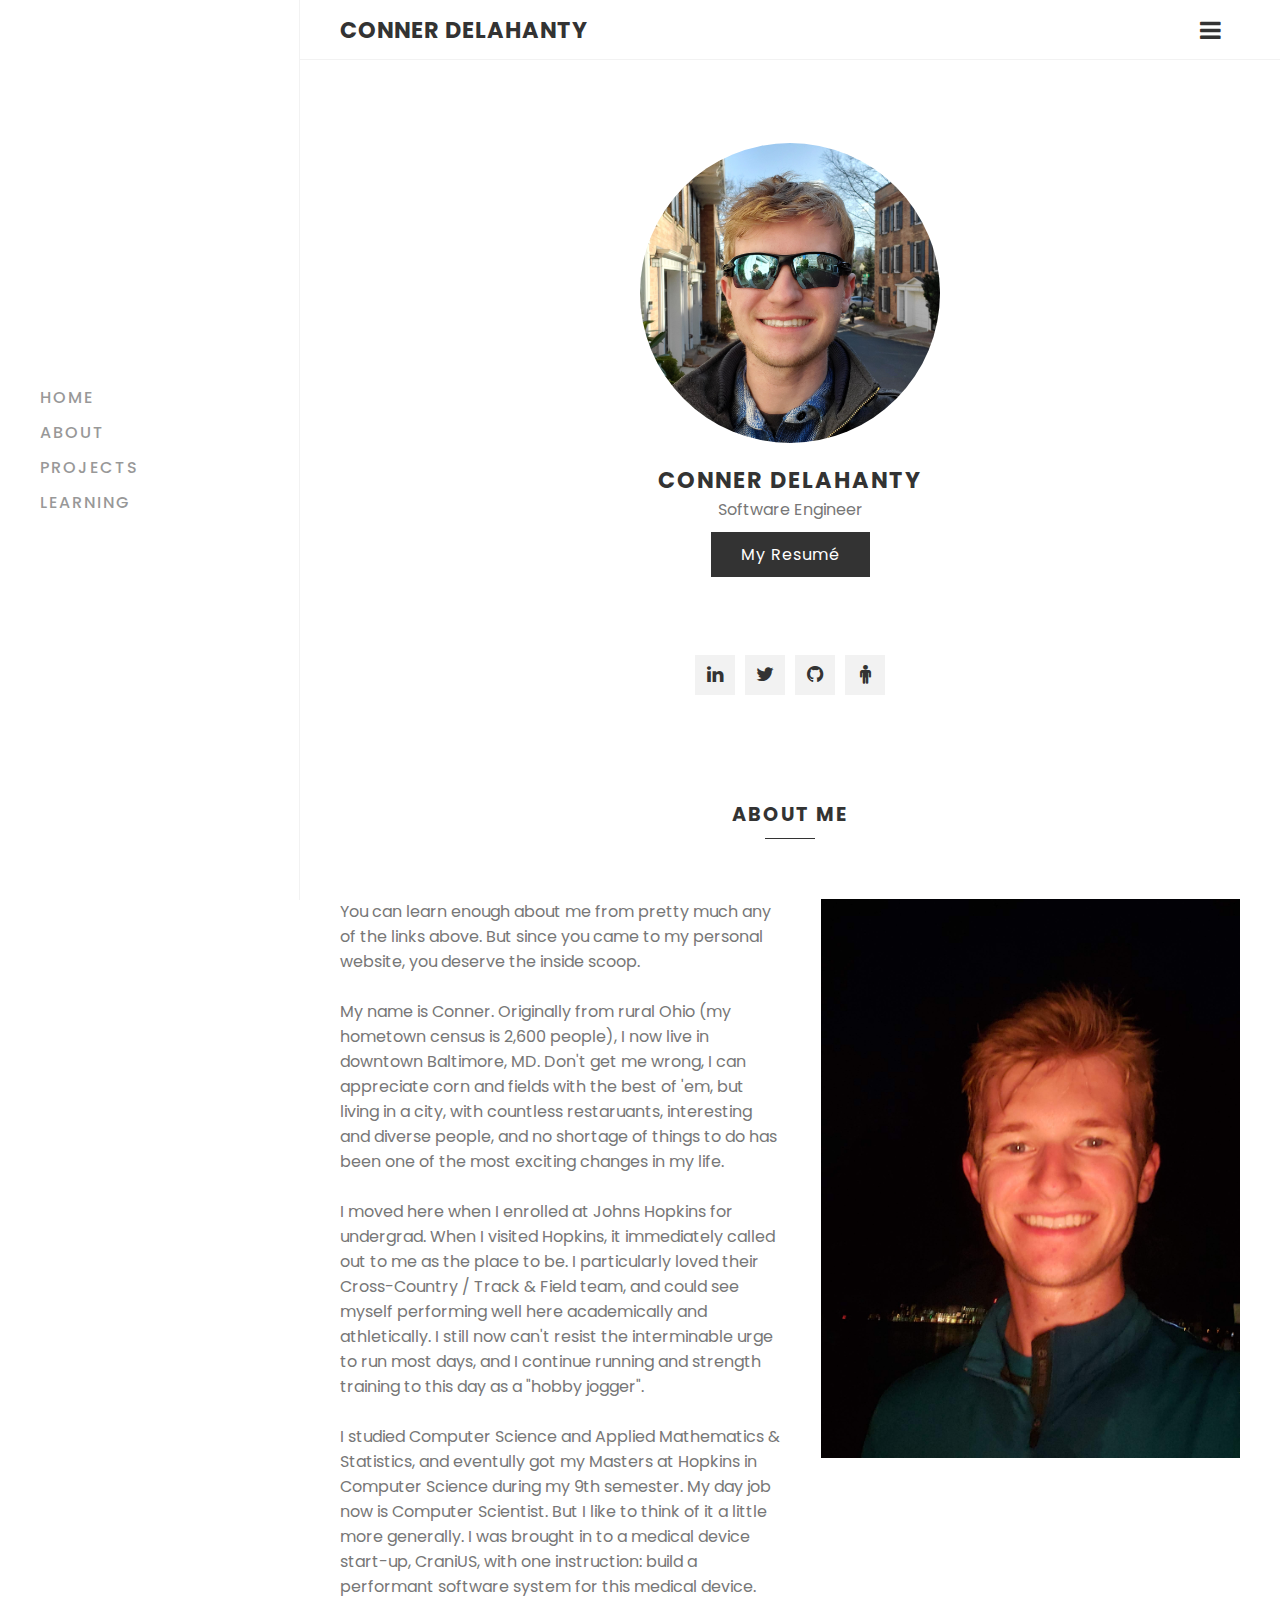
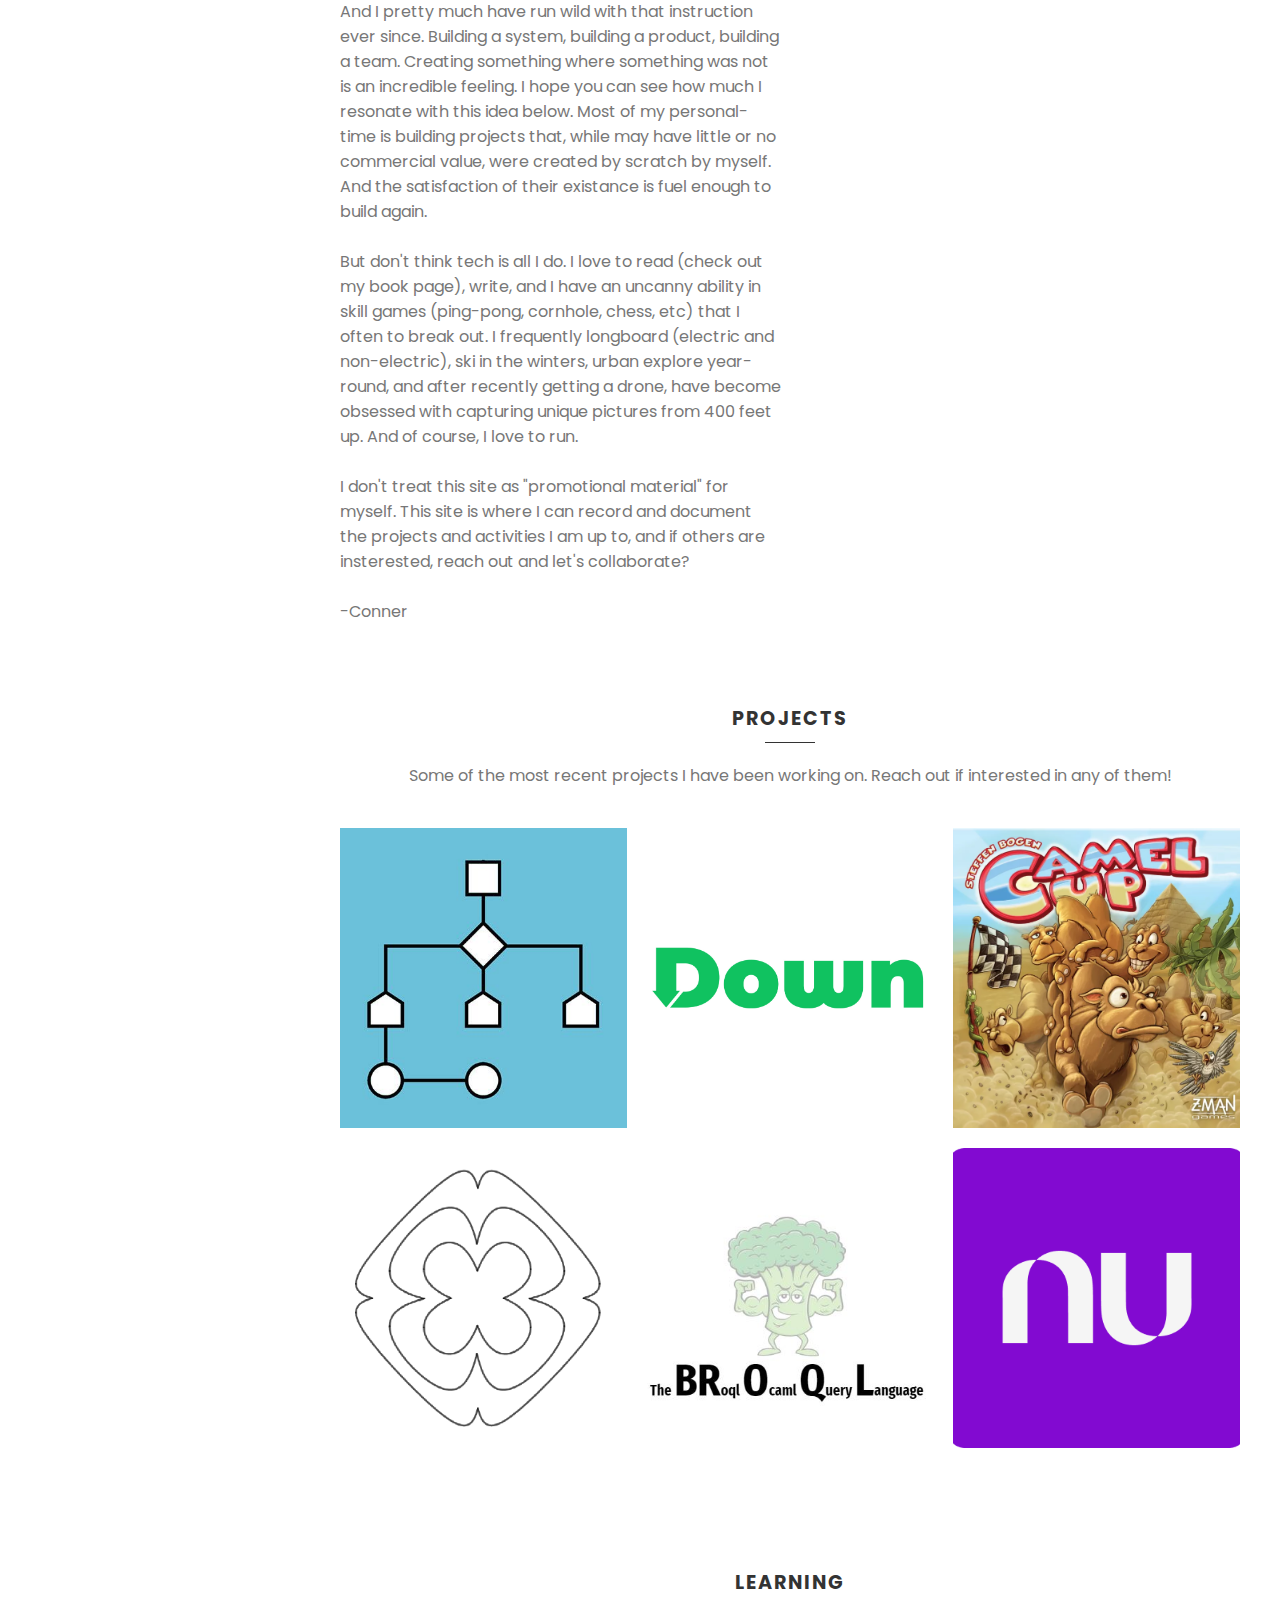
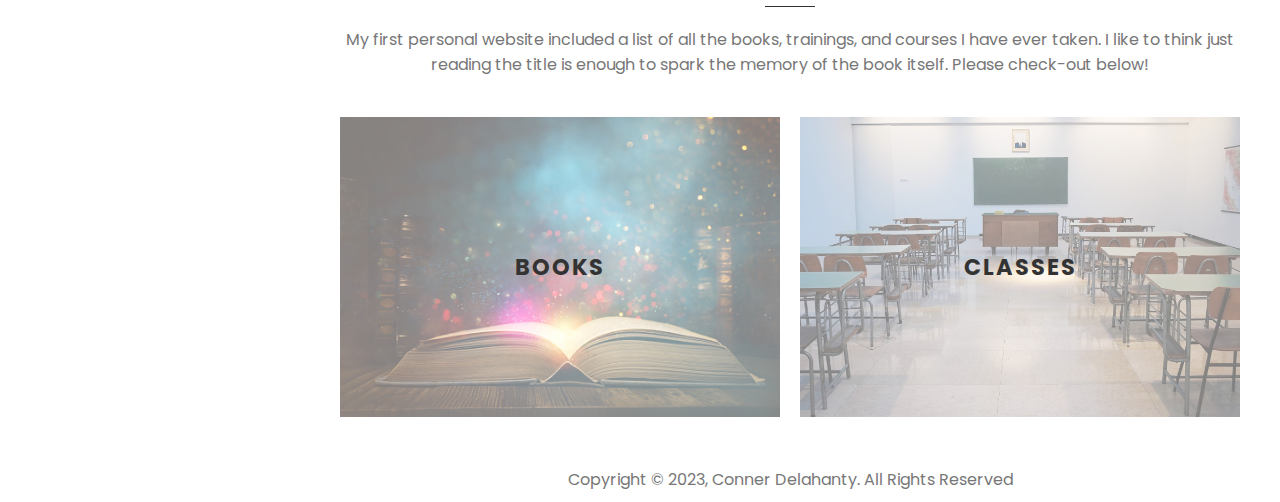
<file: index.html>
<!DOCTYPE html>
<html>

<head>
    <meta name="viewport" content="width=device-width, initial-scale=1.0">
    <title>Conner Delahanty</title>
    <link rel="stylesheet" href="https://cdnjs.cloudflare.com/ajax/libs/font-awesome/4.7.0/css/font-awesome.css"
        integrity="sha512-5A8nwdMOWrSz20fDsjczgUidUBR8liPYU+WymTZP1lmY9G6Oc7HlZv156XqnsgNUzTyMefFTcsFH/tnJE/+xBg=="
        crossorigin="anonymous" referrerpolicy="no-referrer" />
    <link rel="stylesheet" type="text/css" href="style.css">
</head>

<body>
    <div class="container">
        <div class="navigation">
            <ul>
                <li><a href="#banner" onclick="toggleMenu();">Home</a></li>
                <li><a href="#about" onclick="toggleMenu();">About</a></li>
                <li><a href="#projects" onclick="toggleMenu();">Projects</a></li>
                <li><a href="#learning" onclick="toggleMenu();">Learning</a></li>
            </ul>
        </div>
        <div class="main">
            <div class="topbar">
                <a href="#" class="logo">Conner Delahanty</a>
                <div class="toggle">
                    <i class="fa fa-bars" aria-hidden="true"></i>
                </div>
            </div>
            <!-- Banner -->
            <section class="full banner" id="banner">
                <div class="content">
                    <div class="imgBx">
                        <img src="imgs/conner.jpg">
                    </div>
                    <h3>Conner Delahanty</h3>
                    <p>Software Engineer</p>
                    <a href="./files/resume.pdf" class="btn">My Resumé</a>
                    <ul class="socialMedia">
                        <li class="tooltip"><a target="_blank" href="https://www.linkedin.com/in/conner-d-83a192bb/"><i
                                    class="fa fa-linkedin" aria-hidden="true"><span
                                        class="tooltiptext">LinkedIn</span></i></a></li>
                        <li class="tooltip"><a target="_blank" href="https://twitter.com/cldelahan"><i
                                    class="fa fa-twitter" aria-hidden="true"><span
                                        class="tooltiptext">Twitter</span></i></a></li>
                        <li class="tooltip"><a target="_blank" href="https://github.com/cldelahan"><i
                                    class="fa fa-github" aria-hidden="true"><span
                                        class="tooltiptext">GitHub</span></i></a></li>
                        <li class="tooltip"><a target="_blank"
                                href="https://www.running2win.com/community/public-log.asp?m=cldelahan&k=7657"><i
                                    class="fa fa-male" aria-hidden="true"><span
                                        class="tooltiptext">Running2Win</span></i></a></li>
                    </ul>
                </div>
            </section>
            <!-- About -->
            <section class="full about adjust" id="about">
                <div class="title">
                    <h2>About Me</h2>
                </div>
                <div class="content">
                    <div class="textBox">
                        <p>You can learn enough about me from pretty much any of the links above. But since you
                            came to my personal website, you deserve the inside scoop. <br><br>
                            My name is Conner.
                            <!-- originally from rural Ohio, which gives me an uncanny ability to play skill games such as
                            cornhole, and an appreciation for nature and space. -->
                            Originally from rural Ohio (my hometown census is 2,600 people), I now live in downtown
                            Baltimore, MD. Don't get me wrong, I can appreciate corn and fields with the best of 'em,
                            but living
                            in a city, with countless restaruants, interesting and diverse people, and no shortage
                            of things to do has been one of the most exciting changes in my life. <br><br>

                            I moved here when I enrolled at Johns Hopkins for undergrad. When I visited Hopkins, it
                            immediately called out to me as the place to be. I particularly loved
                            their Cross-Country / Track & Field team, and could see myself performing well here
                            academically and athletically. I still now can't resist the interminable
                            urge to run most days, and I continue running and strength training to this day
                            as a "hobby jogger". <br><br>

                            I studied Computer Science and Applied Mathematics & Statistics, and eventully got my
                            Masters at Hopkins in Computer Science during my 9th semester.
                            My day job now is Computer Scientist. But I like to think of it a little
                            more generally. I was brought in to a medical device start-up, CraniUS, with one
                            instruction: build a performant software system for this medical device. And I pretty much
                            have run wild with that instruction ever since.
                            Building a system, building a product, building a team. Creating something where something
                            was not is an incredible feeling. I hope you can see how much I resonate with this
                            idea below.
                            Most of my personal-time is building projects that, while may have little or no commercial
                            value, were created by scratch by myself. And the satisfaction of their existance is fuel
                            enough to build again. <br><br>

                            But don't think tech is all I do. I love to read (check out my book page), write, and
                            I have an uncanny ability in skill games (ping-pong, cornhole, chess, etc) that I often to
                            break out. I frequently longboard (electric and non-electric), ski in the winters,
                            urban explore year-round, and after recently getting a drone, have become obsessed with
                            capturing unique pictures from 400 feet up. And of course, I love to run.<br><br>

                            I don't treat this site as "promotional material" for myself. This site is where I can
                            record and document the projects and activities I am up to, and if others are insterested,
                            reach out and let's collaborate? <br><br>

                            -Conner
                        </p>
                    </div>
                    <div class="imgBx">
                        <img src="imgs/conner-run.jpg">
                    </div>
                </div>
            </section>
            <!-- Projects -->
            <section class="full project adjust" id="projects">
                <div class="title">
                    <h2>Projects</h2>
                    <p>Some of the most recent projects I have been working on. Reach out if interested in any of them!
                    </p>
                </div>
                <div class="content">
                    <!-- Algorithms Package -->
                    <a href="https://github.com/cldelahan/algorithms">
                        <div class="workBx">
                            <div class="imgBx">
                                <img src="imgs/algorithm.jpg">
                            </div>
                            <div class="textBx">
                                <h3>Algorithms</h3>
                            </div>
                        </div>
                    </a>
                    <!-- Down -->
                    <a href="https://github.com/jhu-cs-uima-sp19/Down/">
                        <div class="workBx">
                            <div class="imgBx">
                                <img src="imgs/down.jpg">
                            </div>
                            <div class="textBx">
                                <h3>Down</h3>
                            </div>
                        </div>
                    </a>
                    <!-- Camel Up Simulator -->
                    <a href="https://github.com/cldelahan/camel-cup">
                        <div class="workBx">
                            <div class="imgBx">
                                <img src="imgs/camel-up.png">
                            </div>
                            <div class="textBx">
                                <h3>Camel Up Simulator</h3>
                            </div>
                        </div>
                    </a>
                    <!-- Pedestrian Distances -->
                    <a href="files/extrapolationsofparkinsonslaw.pdf">
                        <div class="workBx">
                            <div class="imgBx">
                                <img src="imgs/pedestrian-circles.png">
                            </div>
                            <div class="textBx">
                                <h3>Pedestrian Distances</h3>
                            </div>
                        </div>
                    </a>
                    <!-- BROQL -->
                    <a href="https://github.com/cldelahan/fpse_project">
                        <div class="workBx">
                            <div class="imgBx">
                                <img src="imgs/broql.jpg">
                            </div>
                            <div class="textBx">
                                <h3>BROQL</h3>
                            </div>
                        </div>
                    </a>
                    <!-- Nu+ -->
                    <a href="https://github.com/cldelahan/nu_mais_mobile">
                        <div class="workBx">
                            <div class="imgBx">
                                <img src="imgs/nubank.png">
                            </div>
                            <div class="textBx">
                                <h3>Nu+</h3>
                            </div>
                        </div>
                    </a>
                </div>
            </section>
            <!-- Books -->
            <section class="learning adjust" id="learning">
                <div class="title">
                    <h2>Learning</h2>
                    <p>My first personal website included a list of all the books,
                        trainings, and courses I have ever taken. I like to think just
                        reading the title is enough to spark the memory of the book itself.
                        Please check-out below!
                    </p>
                </div>

                <div class="content">
                    <!-- Books -->
                    <a href="books.html">
                        <div class="learningBx">
                            <div class="imgBx">
                                <img src="imgs/book.jpg">
                            </div>
                            <div class="textBx">
                                <h3>Books</h3>
                            </div>
                        </div>
                    </a>

                    <!-- Classes -->
                    <a href="classes.html">
                        <div class="learningBx">
                            <div class="imgBx">
                                <img src="imgs/classes.jpg">
                            </div>
                            <div class="textBx">
                                <h3>Classes</h3>
                            </div>
                        </div>
                    </a>

                </div>
            </section>

            <!-- Copyright -->
            <div class="copyright">
                <p>Copyright © 2023, Conner Delahanty. All Rights Reserved</p>
            </div>
        </div>
    </div>
    <script>
        let toggle = document.querySelector('.toggle');
        let topbar = document.querySelector('.topbar');
        let navigation = document.querySelector('.navigation');
        let main = document.querySelector('.main');
        toggle.onclick = function () {
            toggle.classList.toggle('active');
            topbar.classList.toggle('active');
            navigation.classList.toggle('active');
            main.classList.toggle('active');
        }

        function toggleMenu() {
            let navigation = document.querySelector('.navigation');
            let main = document.querySelector('.main');
            navigation.classList.remove('active')
            main.classList.remove('active')
        }
    </script>
</body>

</html>
</file>
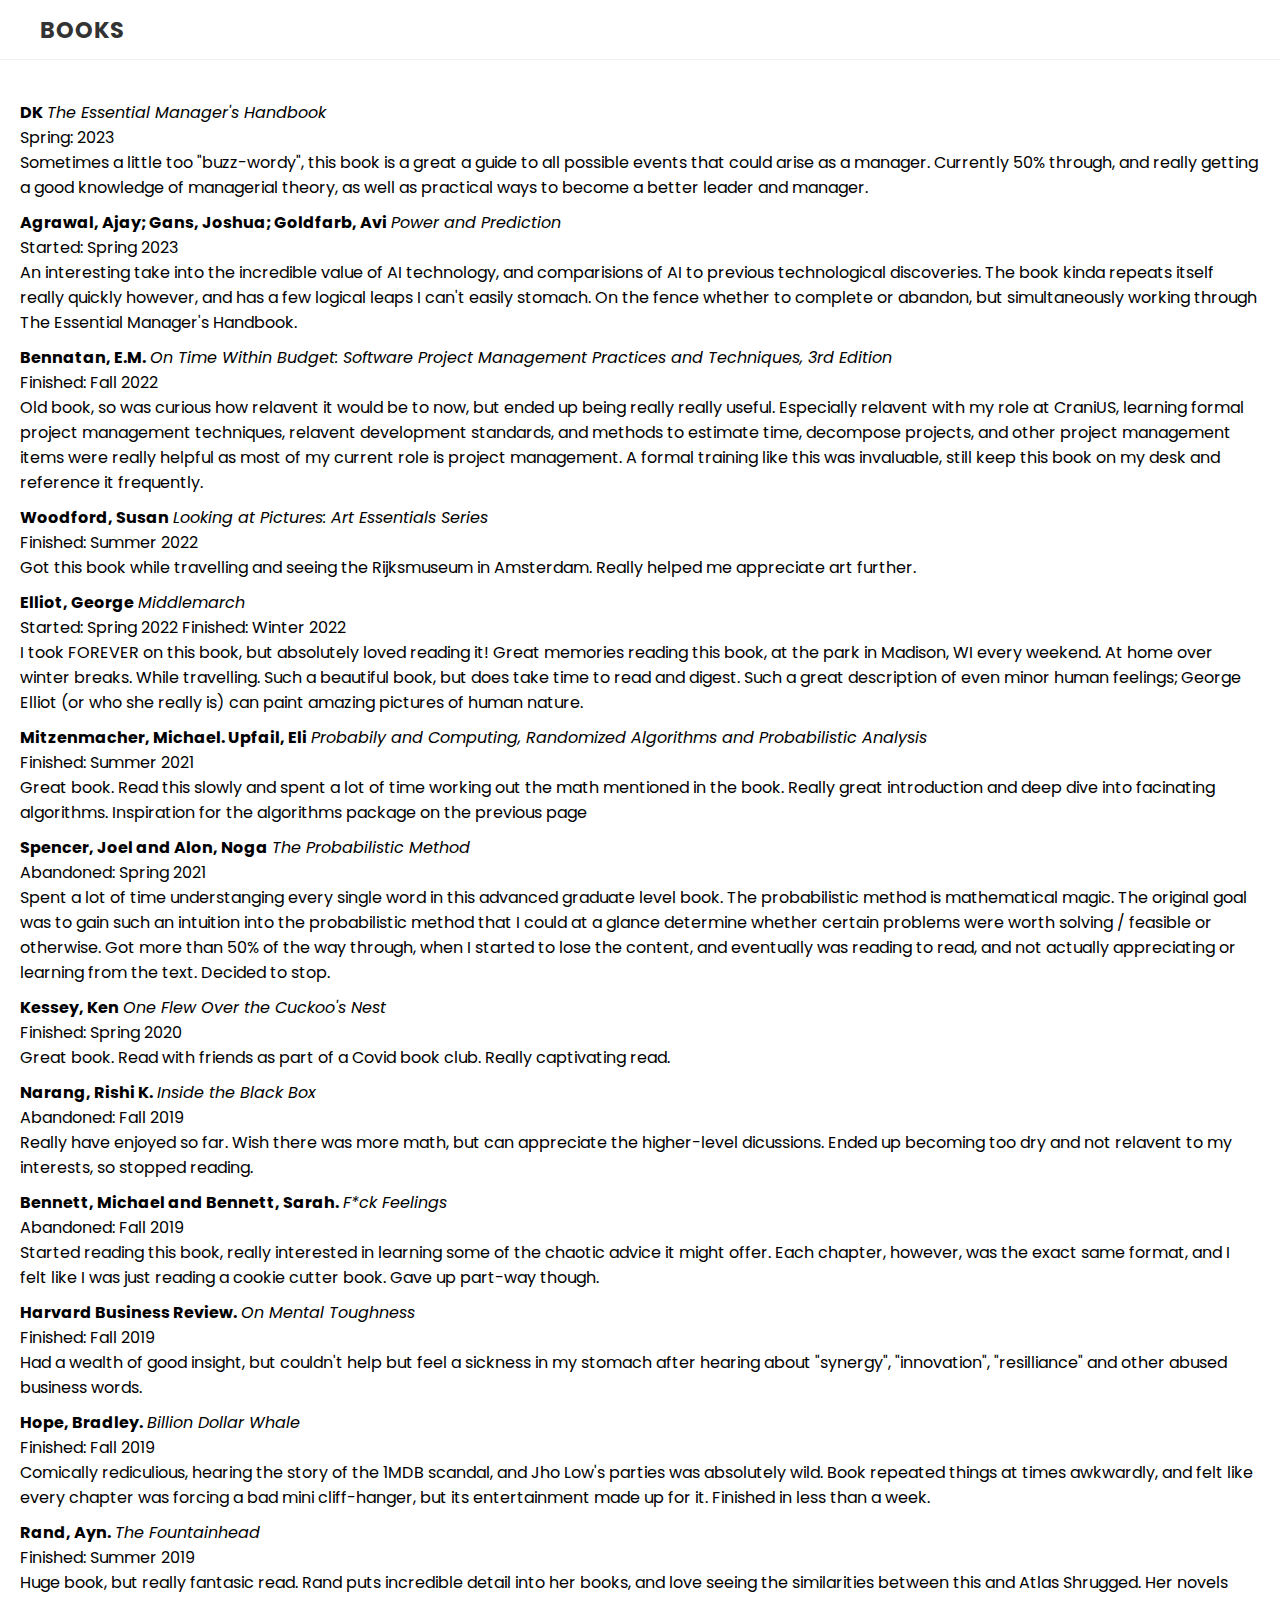
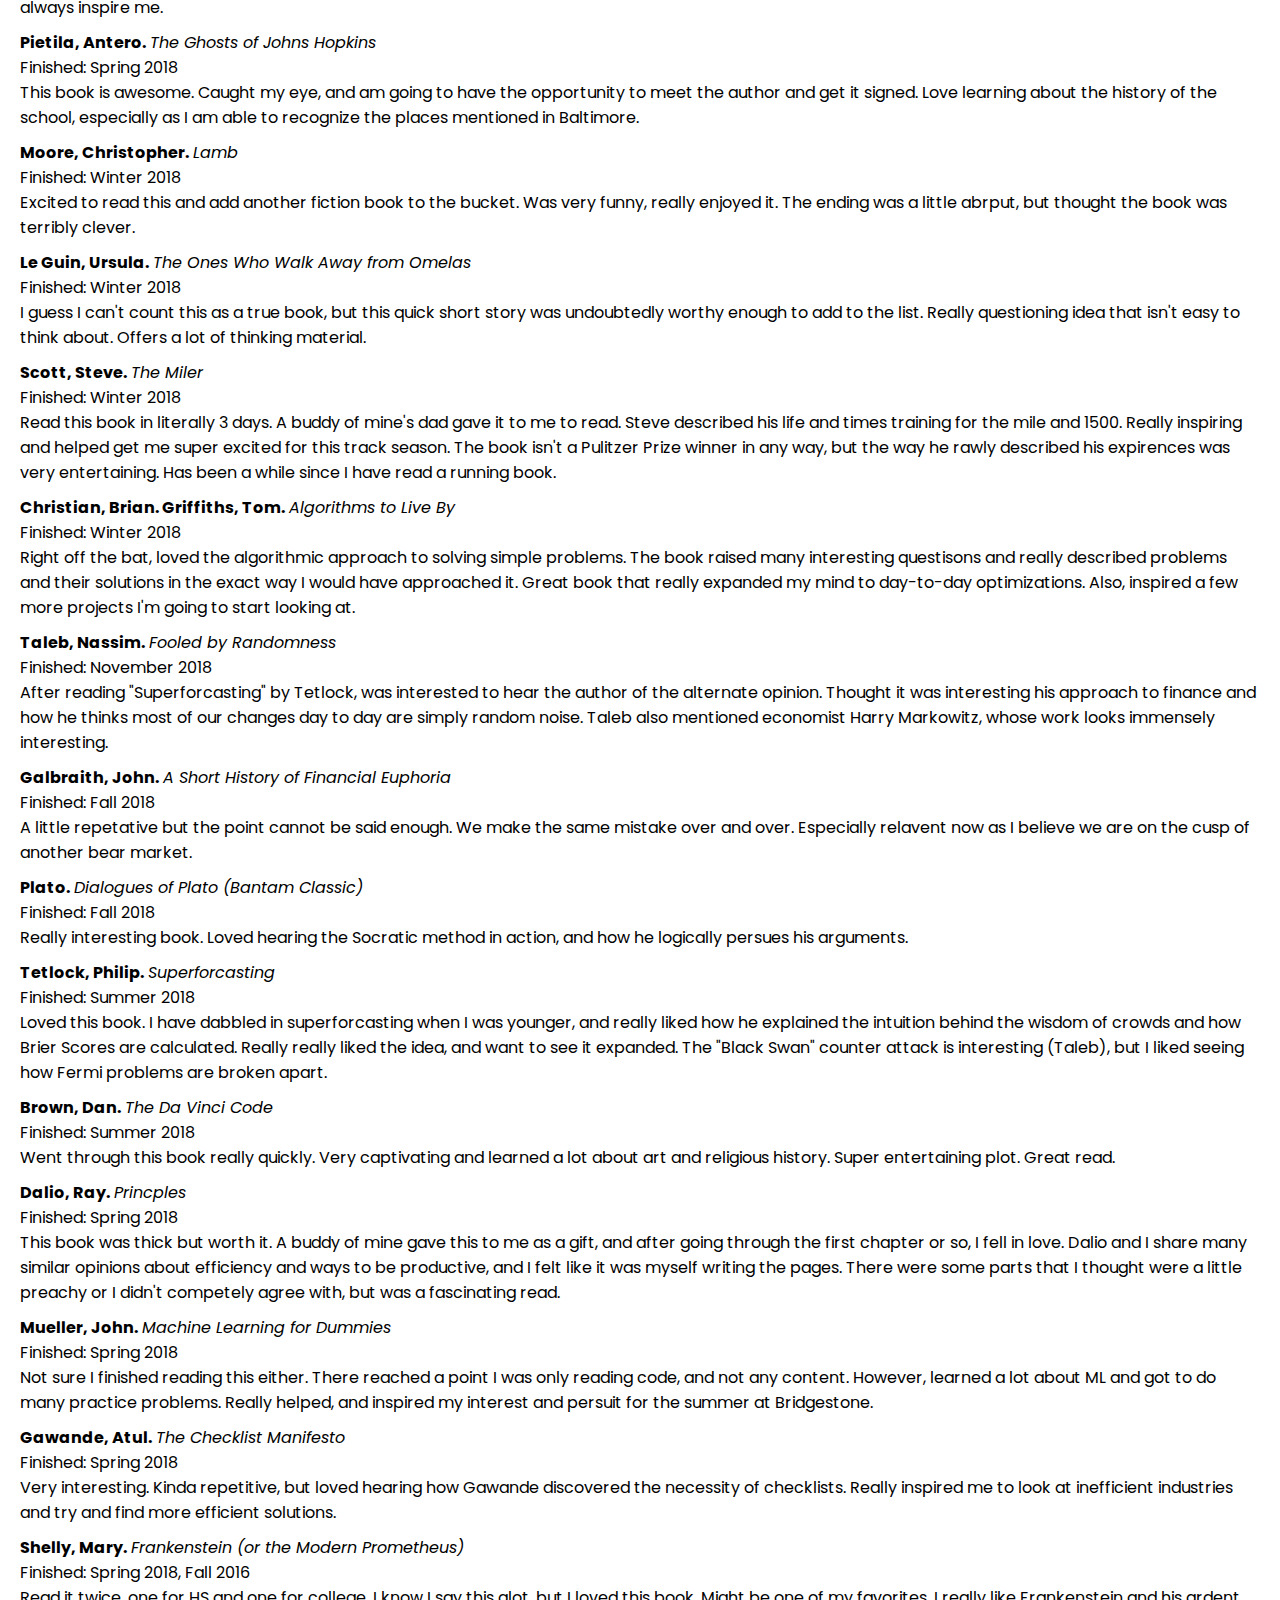
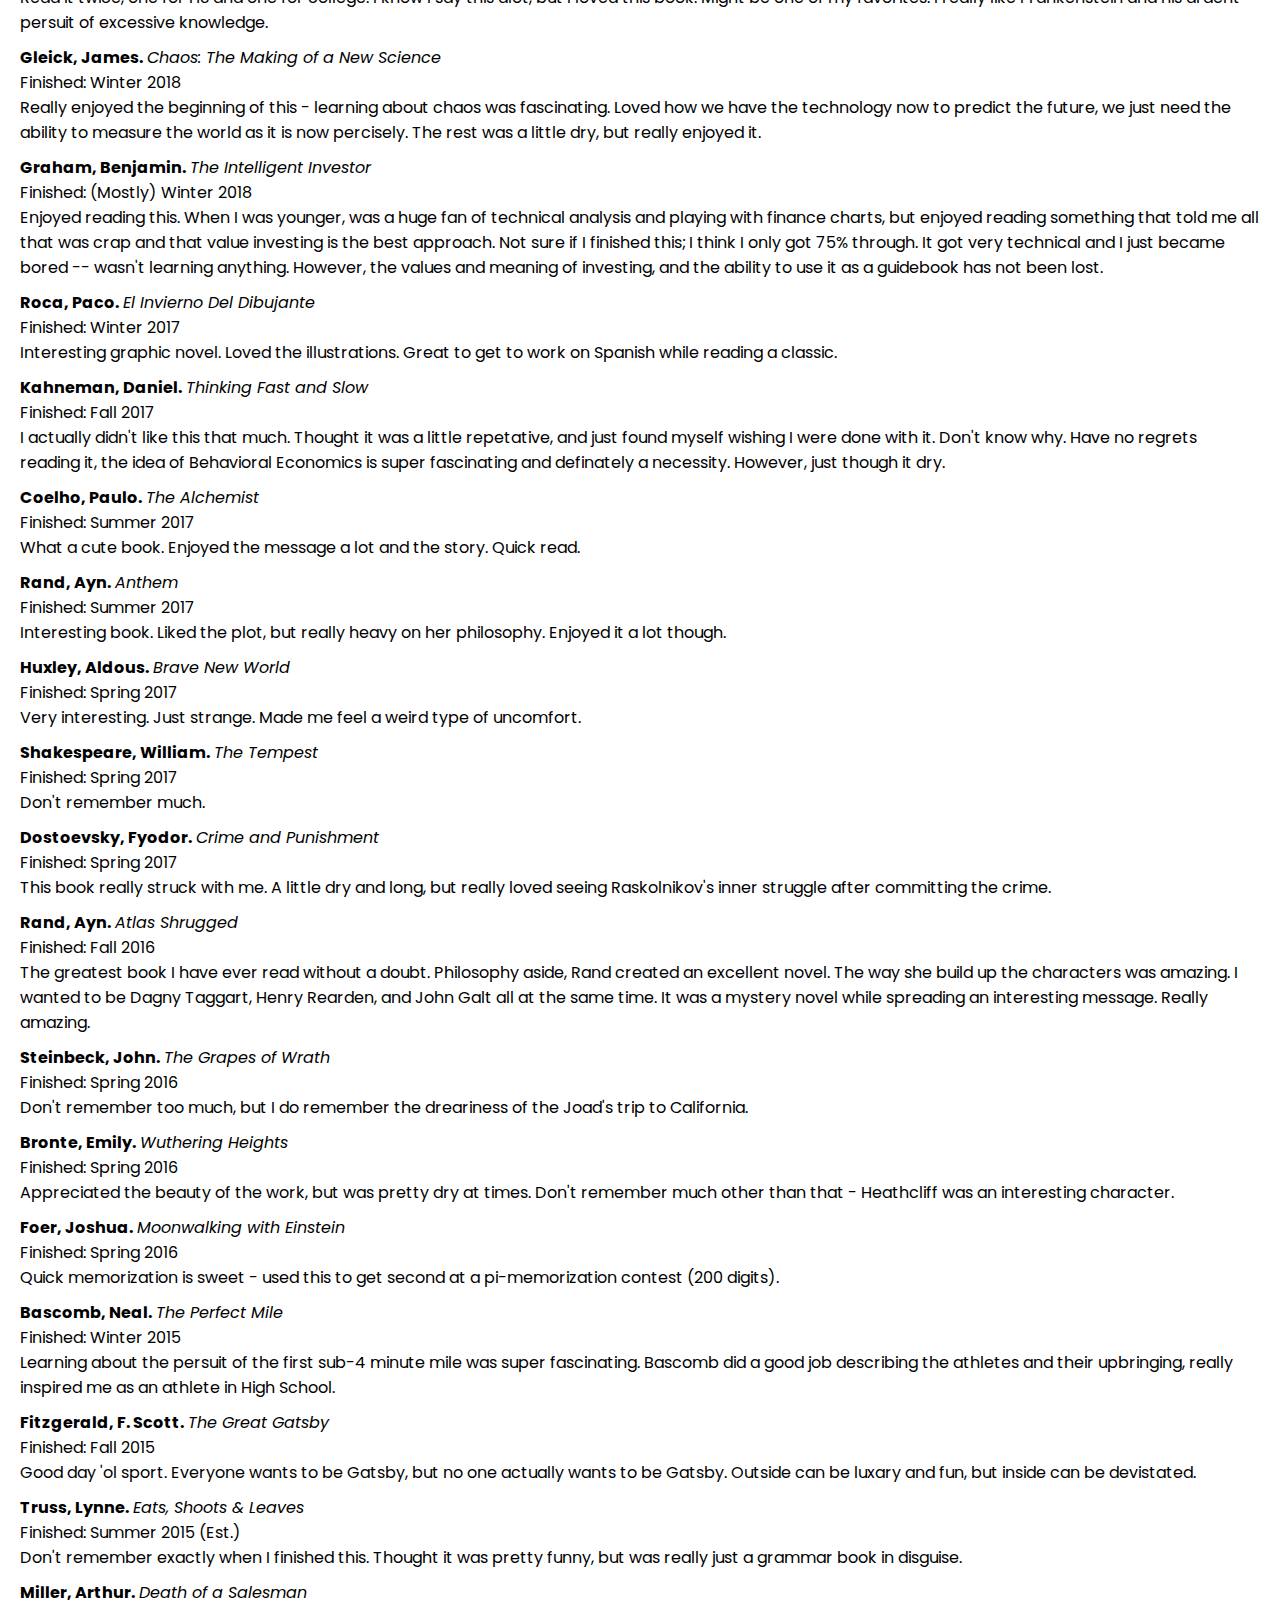
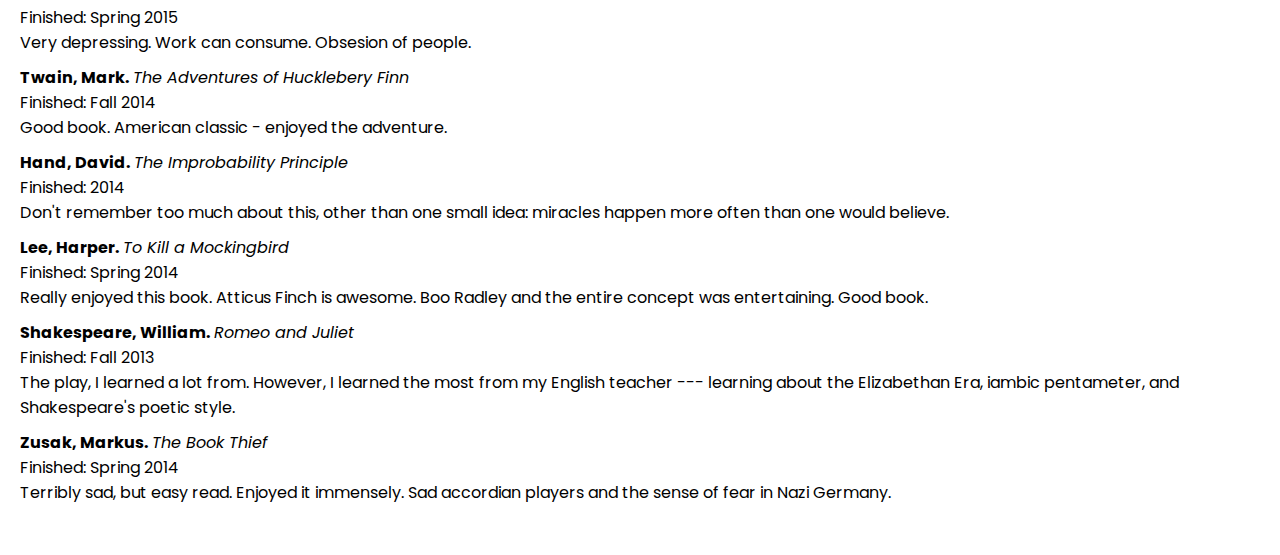
<file: books.html>
<!DOCTYPE html>
<html>

<head>
    <meta name="viewport" content="width=device-width, initial-scale=1.0">
    <title>Books</title>
    <link rel="stylesheet" href="https://cdnjs.cloudflare.com/ajax/libs/font-awesome/4.7.0/css/font-awesome.css"
        integrity="sha512-5A8nwdMOWrSz20fDsjczgUidUBR8liPYU+WymTZP1lmY9G6Oc7HlZv156XqnsgNUzTyMefFTcsFH/tnJE/+xBg=="
        crossorigin="anonymous" referrerpolicy="no-referrer" />
    <link rel="stylesheet" type="text/css" href="learning-style.css">
</head>

<body>
    <div class="container">
        <div class="main active">
            <div class="topbar active">
                <a href="#" class="logo">Books</a>
            </div>
            <section class="learnings" id="learnings">
                <ul class="entries">

                    <li class="learning"> <strong>DK</strong> <em>The Essential Manager's Handbook</em>
                        <br />
                        Spring: 2023
                        <br />
                        Sometimes a little too "buzz-wordy", this book is a great a guide to all possible events
                        that could arise as a manager. Currently 50% through, and really getting a good knowledge
                        of managerial theory, as well as practical ways to become a better leader and manager.
                    </li>

                    <li class="learning"> <strong>Agrawal, Ajay; Gans, Joshua; Goldfarb, Avi</strong> <em>Power and
                            Prediction</em>
                        <br />
                        Started: Spring 2023
                        <br />
                        An interesting take into the incredible value of AI technology, and comparisions of AI to
                        previous technological discoveries. The book kinda repeats itself really quickly however, and
                        has a few logical leaps I can't easily stomach. On the fence whether to complete or abandon, but
                        simultaneously working through The Essential Manager's Handbook.
                    </li>

                    <li class="learning"> <strong>Bennatan, E.M.</strong> <em>On Time Within Budget: Software Project
                            Management Practices and Techniques, 3rd Edition</em>
                        <br />
                        Finished: Fall 2022
                        <br />
                        Old book, so was curious how relavent it would be to now, but ended up being really really
                        useful. Especially relavent
                        with my role at CraniUS, learning formal project management techniques, relavent development
                        standards,
                        and methods to estimate time, decompose projects, and other project management items were really
                        helpful
                        as most of my current role is project management. A formal training like this was invaluable,
                        still
                        keep this book on my desk and reference it frequently.
                    </li>

                    <li class="learning"> <strong> Woodford, Susan</strong> <em> Looking at Pictures: Art Essentials
                            Series </em>
                        <br />
                        Finished: Summer 2022
                        <br />
                        Got this book while travelling and seeing the Rijksmuseum in Amsterdam. Really helped
                        me appreciate art further.
                    </li>

                    <li class="learning"> <strong> Elliot, George</strong> <em> Middlemarch </em>
                        <br />
                        Started: Spring 2022
                        Finished: Winter 2022
                        <br />
                        I took FOREVER on this book, but absolutely loved reading it! Great memories reading this book,
                        at the park in Madison, WI every weekend. At home over winter breaks. While travelling. Such a
                        beautiful book, but does take time to read and digest. Such a great description of even minor
                        human feelings; George Elliot (or who she really is) can paint amazing pictures of human
                        nature.
                    </li>

                    <li class="learning"> <strong> Mitzenmacher, Michael. Upfail, Eli</strong> <em> Probabily and
                            Computing, Randomized Algorithms and Probabilistic Analysis</em>
                        <br />
                        Finished: Summer 2021
                        <br />
                        Great book. Read this slowly and spent a lot of time working out the math mentioned in the book.
                        Really
                        great introduction and deep dive into facinating algorithms. Inspiration for the algorithms
                        package on the
                        previous page
                    </li>

                    <li class="learning"> <strong> Spencer, Joel and Alon, Noga</strong> <em>The Probabilistic
                            Method</em>
                        <br />
                        Abandoned: Spring 2021
                        <br />
                        Spent a lot of time understanging every single word in this advanced graduate level book. The
                        probabilistic method is mathematical magic. The original goal was to gain such an intuition
                        into the probabilistic method that I could at a glance determine whether certain
                        problems were worth solving / feasible or otherwise. Got more than 50% of the way through, when
                        I started to lose the content, and eventually was reading to read, and not actually appreciating
                        or learning from the text. Decided to stop.
                    </li>

                    <li class="learning"> <strong> Kessey, Ken</strong> <em> One Flew Over the Cuckoo's Nest </em>
                        <br />
                        Finished: Spring 2020
                        <br />
                        Great book. Read with friends as part of a Covid book club. Really captivating read.
                    </li>

                    <li class="learning"> <strong> Narang, Rishi K.</strong> <em> Inside the Black Box </em>
                        <br />
                        Abandoned: Fall 2019
                        <br />
                        Really have enjoyed so far. Wish there was more math, but can appreciate the higher-level
                        dicussions. Ended up becoming too dry and not relavent to my interests, so stopped
                        reading.
                    </li>

                    <li class="learning"> <strong> Bennett, Michael and Bennett, Sarah.</strong> <em> F*ck Feelings
                        </em>
                        <br />
                        Abandoned: Fall 2019
                        <br />
                        Started reading this book, really interested in learning some of the chaotic advice it might
                        offer.
                        Each chapter, however, was the exact same format, and I felt like I was just reading a cookie
                        cutter
                        book. Gave up part-way though.
                    </li>

                    <li class="learning"> <strong> Harvard Business Review.</strong> <em> On Mental Toughness </em>
                        <br />
                        Finished: Fall 2019
                        <br />
                        Had a wealth of good insight, but couldn't help but feel a sickness in my stomach after hearing
                        about "synergy", "innovation", "resilliance" and other abused business words.
                    </li>

                    <li class="learning"> <strong> Hope, Bradley.</strong> <em> Billion Dollar Whale </em>
                        <br />
                        Finished: Fall 2019
                        <br />
                        Comically rediculious, hearing the story of the 1MDB scandal, and Jho Low's parties was
                        absolutely
                        wild. Book repeated things at times awkwardly, and felt like every chapter was forcing a bad
                        mini
                        cliff-hanger, but its entertainment made up for it. Finished in less than a week.
                    </li>

                    <li class="learning"> <strong> Rand, Ayn.</strong> <em> The Fountainhead </em>
                        <br />
                        Finished: Summer 2019
                        <br />
                        Huge book, but really fantasic read. Rand puts incredible detail into her books, and love seeing
                        the
                        similarities between this and Atlas Shrugged. Her novels always inspire me.
                    </li>

                    <li class="learning"> <strong> Pietila, Antero.</strong> <em> The Ghosts of Johns Hopkins </em>
                        <br />
                        Finished: Spring 2018
                        <br />
                        This book is awesome. Caught my eye, and am going to have the opportunity to meet the author and
                        get
                        it signed. Love learning about the history of the school, especially as I am able to recognize
                        the
                        places mentioned in Baltimore.
                    </li>

                    <li class="learning"> <strong> Moore, Christopher.</strong> <em> Lamb </em>
                        <br />
                        Finished: Winter 2018
                        <br />
                        Excited to read this and add another fiction book to the bucket. Was very funny, really enjoyed
                        it.
                        The ending was a little abrput, but thought the book was terribly clever.
                    </li>

                    <li class="learning"> <strong> Le Guin, Ursula.</strong> <em> The Ones Who Walk Away from Omelas
                        </em>
                        <br />
                        Finished: Winter 2018
                        <br />
                        I guess I can't count this as a true book, but this quick short story was undoubtedly worthy
                        enough
                        to add
                        to the list. Really questioning idea that isn't easy to think about. Offers a lot of thinking
                        material.
                    </li>

                    <li class="learning"> <strong> Scott, Steve.</strong> <em> The Miler </em>
                        <br />
                        Finished: Winter 2018
                        <br />
                        Read this book in literally 3 days. A buddy of mine's dad gave it to me to read. Steve described
                        his
                        life
                        and times training for the mile and 1500. Really inspiring and helped get me super excited for
                        this
                        track
                        season. The book isn't a Pulitzer Prize winner in any way, but the way he rawly described his
                        expirences was
                        very entertaining. Has been a while since I have read a running book.
                    </li>

                    <li class="learning"> <strong> Christian, Brian. Griffiths, Tom.</strong> <em> Algorithms to Live By
                        </em>
                        <br />
                        Finished: Winter 2018
                        <br />
                        Right off the bat, loved the algorithmic approach to solving simple problems. The book raised
                        many
                        interesting
                        questisons and really described problems and their solutions in the exact way I would have
                        approached it.
                        Great book that really expanded my mind to day-to-day optimizations. Also, inspired a few more
                        projects I'm
                        going to start looking at.
                    </li>

                    <li class="learning"> <strong> Taleb, Nassim.</strong> <em> Fooled by Randomness </em>
                        <br />
                        Finished: November 2018
                        <br />
                        After reading "Superforcasting" by Tetlock, was interested to hear the author of the alternate
                        opinion. Thought it was interesting his approach to finance and how he thinks most of our
                        changes
                        day to day are simply random noise. Taleb also mentioned economist Harry Markowitz, whose work
                        looks
                        immensely interesting.
                    </li>

                    <li class="learning"> <strong> Galbraith, John.</strong> <em> A Short History of Financial Euphoria
                        </em>
                        <br />
                        Finished: Fall 2018
                        <br />
                        A little repetative but the point cannot be said enough. We make the same mistake over and over.
                        Especially relavent now as I believe we are on the cusp of another bear market.
                    </li>

                    <li class="learning"> <strong> Plato.</strong> <em> Dialogues of Plato (Bantam Classic) </em>
                        <br />
                        Finished: Fall 2018
                        <br />
                        Really interesting book. Loved hearing the Socratic method in action, and how he logically
                        persues
                        his arguments.
                    </li>

                    <li class="learning"> <strong> Tetlock, Philip.</strong> <em> Superforcasting </em>
                        <br />
                        Finished: Summer 2018
                        <br />
                        Loved this book. I have dabbled in superforcasting when I was younger, and really liked how he
                        explained the intuition behind the wisdom of crowds and how Brier Scores are calculated. Really
                        really liked the idea, and want to see it expanded. The "Black Swan" counter attack is
                        interesting
                        (Taleb), but I liked seeing how Fermi problems are broken apart.
                    </li>

                    <li class="learning"> <strong> Brown, Dan.</strong> <em> The Da Vinci Code </em>
                        <br />
                        Finished: Summer 2018
                        <br />
                        Went through this book really quickly. Very captivating and learned a lot about art and
                        religious
                        history. Super entertaining plot. Great read.
                    </li>

                    <li class="learning"> <strong> Dalio, Ray.</strong> <em> Princples </em>
                        <br />
                        Finished: Spring 2018
                        <br />
                        This book was thick but worth it. A buddy of mine gave this to me as a gift, and after going
                        through
                        the first chapter or so, I fell in love. Dalio and I share many similar opinions about
                        efficiency
                        and ways to be productive, and I felt like it was myself writing the pages. There were some
                        parts
                        that I thought were a little preachy or I didn't competely agree with, but was a fascinating
                        read.
                    </li>

                    <li class="learning"> <strong> Mueller, John.</strong> <em> Machine Learning for Dummies</em>
                        <br />
                        Finished: Spring 2018
                        <br />
                        Not sure I finished reading this either. There reached a point I was only reading code, and not
                        any
                        content. However, learned a lot about ML and got to do many practice problems. Really helped,
                        and
                        inspired my interest and persuit for the summer at Bridgestone.
                    </li>

                    <li class="learning"> <strong> Gawande, Atul.</strong> <em> The Checklist Manifesto</em>
                        <br />
                        Finished: Spring 2018
                        <br />
                        Very interesting. Kinda repetitive, but loved hearing how Gawande discovered the necessity of
                        checklists. Really inspired me to look at inefficient industries and try and find more efficient
                        solutions.
                    </li>

                    <li class="learning"> <strong> Shelly, Mary.</strong> <em> Frankenstein (or the Modern
                            Prometheus)</em>
                        <br />
                        Finished: Spring 2018, Fall 2016
                        <br />
                        Read it twice, one for HS and one for college. I know I say this alot, but I loved this book.
                        Might
                        be one of my favorites. I really like Frankenstein and his ardent persuit of excessive
                        knowledge.
                    </li>

                    <li class="learning"> <strong> Gleick, James.</strong> <em> Chaos: The Making of a New Science</em>
                        <br />
                        Finished: Winter 2018
                        <br />
                        Really enjoyed the beginning of this - learning about chaos was fascinating. Loved how we have
                        the
                        technology now to predict the future, we just need the ability to measure the world as it is now
                        percisely. The rest was a little dry, but really enjoyed it.
                    </li>

                    <li class="learning"> <strong> Graham, Benjamin.</strong> <em> The Intelligent Investor</em>
                        <br />
                        Finished: (Mostly) Winter 2018
                        <br />
                        Enjoyed reading this. When I was younger, was a huge fan of technical analysis and playing with
                        finance charts, but enjoyed reading something that told me all that was crap and that value
                        investing is the best approach. Not sure if I finished this; I think I only got 75% through. It
                        got
                        very technical and I just became bored -- wasn't learning anything. However, the values and
                        meaning
                        of investing, and the ability to use it as a guidebook has not been lost.
                    </li>

                    <li class="learning"> <strong> Roca, Paco.</strong> <em> El Invierno Del Dibujante</em>
                        <br />
                        Finished: Winter 2017
                        <br />
                        Interesting graphic novel. Loved the illustrations. Great to get to work on Spanish while
                        reading a
                        classic.
                    </li>

                    <li class="learning"> <strong> Kahneman, Daniel.</strong> <em> Thinking Fast and Slow </em>
                        <br />
                        Finished: Fall 2017
                        <br />
                        I actually didn't like this that much. Thought it was a little repetative, and just found myself
                        wishing I were done with it. Don't know why. Have no regrets reading it, the idea of Behavioral
                        Economics is super fascinating and definately a necessity. However, just though it dry.
                    </li>

                    <li class="learning"> <strong> Coelho, Paulo.</strong> <em> The Alchemist </em>
                        <br />
                        Finished: Summer 2017
                        <br />
                        What a cute book. Enjoyed the message a lot and the story. Quick read.
                    </li>

                    <li class="learning"> <strong> Rand, Ayn.</strong> <em> Anthem </em>
                        <br />
                        Finished: Summer 2017
                        <br />
                        Interesting book. Liked the plot, but really heavy on her philosophy. Enjoyed it a lot though.
                    </li>

                    <li class="learning"> <strong> Huxley, Aldous.</strong> <em> Brave New World </em>
                        <br />
                        Finished: Spring 2017
                        <br />
                        Very interesting. Just strange. Made me feel a weird type of uncomfort.
                    </li>

                    <li class="learning"> <strong> Shakespeare, William.</strong> <em> The Tempest </em>
                        <br />
                        Finished: Spring 2017
                        <br />
                        Don't remember much.
                    </li>

                    <li class="learning"> <strong> Dostoevsky, Fyodor.</strong> <em> Crime and Punishment </em>
                        <br />
                        Finished: Spring 2017
                        <br />
                        This book really struck with me. A little dry and long, but really loved seeing Raskolnikov's
                        inner
                        struggle after committing the crime.
                    </li>

                    <li class="learning"> <strong> Rand, Ayn.</strong> <em> Atlas Shrugged </em>
                        <br />
                        Finished: Fall 2016
                        <br />
                        The greatest book I have ever read without a doubt. Philosophy aside, Rand created an excellent
                        novel. The way she build up the characters was amazing. I wanted to be Dagny Taggart, Henry
                        Rearden,
                        and John Galt all at the same time. It was a mystery novel while spreading an interesting
                        message.
                        Really amazing.
                    </li>

                    <li class="learning"> <strong> Steinbeck, John.</strong> <em> The Grapes of Wrath </em>
                        <br />
                        Finished: Spring 2016
                        <br />
                        Don't remember too much, but I do remember the dreariness of the Joad's trip to California.
                    </li>

                    <li class="learning"> <strong> Bronte, Emily.</strong> <em> Wuthering Heights </em>
                        <br />
                        Finished: Spring 2016
                        <br />
                        Appreciated the beauty of the work, but was pretty dry at times. Don't remember much other than
                        that
                        - Heathcliff was an interesting character.
                    </li>

                    <li class="learning"> <strong> Foer, Joshua.</strong> <em> Moonwalking with Einstein </em>
                        <br />
                        Finished: Spring 2016
                        <br />
                        Quick memorization is sweet - used this to get second at a pi-memorization contest (200 digits).
                    </li>

                    <li class="learning"> <strong> Bascomb, Neal.</strong> <em> The Perfect Mile </em>
                        <br />
                        Finished: Winter 2015
                        <br />
                        Learning about the persuit of the first sub-4 minute mile was super fascinating. Bascomb did a
                        good
                        job describing the athletes and their upbringing, really inspired me as an athlete in High
                        School.
                    </li>

                    <li class="learning"> <strong> Fitzgerald, F. Scott.</strong> <em> The Great Gatsby</em>
                        <br />
                        Finished: Fall 2015
                        <br />
                        Good day 'ol sport. Everyone wants to be Gatsby, but no one actually wants to be Gatsby. Outside
                        can
                        be luxary and fun, but inside can be devistated.
                    </li>

                    <li class="learning"> <strong> Truss, Lynne.</strong> <em> Eats, Shoots & Leaves</em>
                        <br />
                        Finished: Summer 2015 (Est.)
                        <br />
                        Don't remember exactly when I finished this. Thought it was pretty funny, but was really just a
                        grammar book in disguise.
                    </li>

                    <li class="learning"> <strong> Miller, Arthur.</strong> <em> Death of a Salesman </em>
                        <br />
                        Finished: Spring 2015
                        <br />
                        Very depressing. Work can consume. Obsesion of people.
                    </li>

                    <li class="learning"> <strong> Twain, Mark.</strong> <em> The Adventures of Hucklebery Finn </em>
                        <br />
                        Finished: Fall 2014
                        <br />
                        Good book. American classic - enjoyed the adventure.
                    </li>

                    <li class="learning"> <strong> Hand, David.</strong> <em> The Improbability Principle </em>
                        <br />
                        Finished: 2014
                        <br />
                        Don't remember too much about this, other than one small idea: miracles happen more often than
                        one
                        would believe.
                    </li>

                    <li class="learning"> <strong> Lee, Harper.</strong> <em> To Kill a Mockingbird </em>
                        <br />
                        Finished: Spring 2014
                        <br />
                        Really enjoyed this book. Atticus Finch is awesome. Boo Radley and the entire concept was
                        entertaining. Good book.
                    </li>

                    <li class="learning"> <strong> Shakespeare, William.</strong> <em> Romeo and Juliet </em>
                        <br />
                        Finished: Fall 2013
                        <br />
                        The play, I learned a lot from. However, I learned the most from my English teacher --- learning
                        about the Elizabethan Era, iambic pentameter, and Shakespeare's poetic style.
                    </li>

                    <li class="learning"> <strong> Zusak, Markus.</strong> <em> The Book Thief </em>
                        <br />
                        Finished: Spring 2014
                        <br />
                        Terribly sad, but easy read. Enjoyed it immensely. Sad accordian players and the sense of fear
                        in
                        Nazi Germany.
                    </li>

                </ul>

            </section>



        </div>
</body>

</html>
</file>
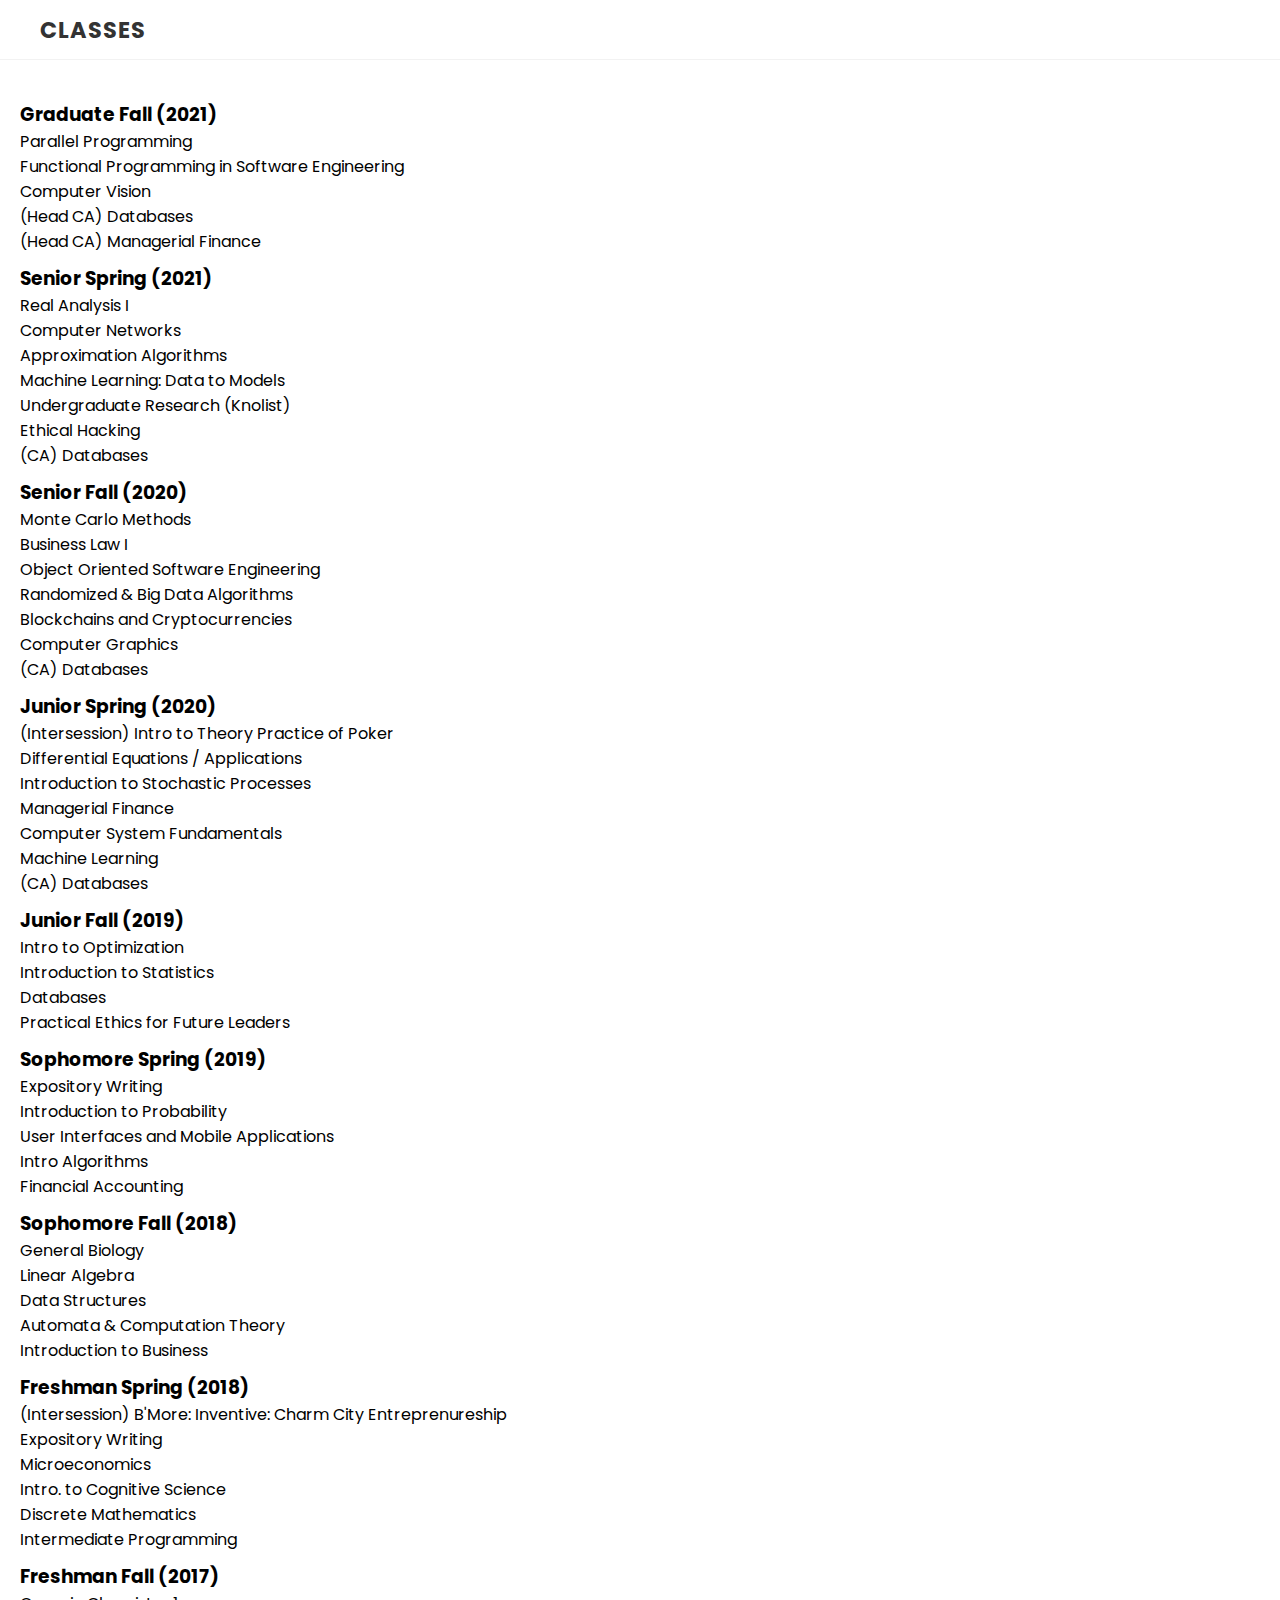
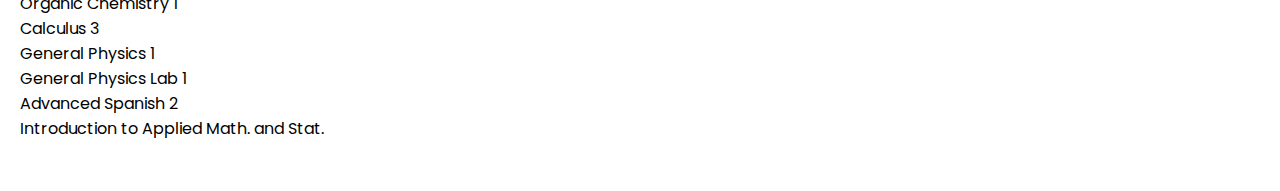
<file: classes.html>
<!DOCTYPE html>
<html>

<head>
    <meta name="viewport" content="width=device-width, initial-scale=1.0">
    <title>Classes</title>
    <link rel="stylesheet" href="https://cdnjs.cloudflare.com/ajax/libs/font-awesome/4.7.0/css/font-awesome.css"
        integrity="sha512-5A8nwdMOWrSz20fDsjczgUidUBR8liPYU+WymTZP1lmY9G6Oc7HlZv156XqnsgNUzTyMefFTcsFH/tnJE/+xBg=="
        crossorigin="anonymous" referrerpolicy="no-referrer" />
    <link rel="stylesheet" type="text/css" href="learning-style.css">
</head>

<body>
    <div class="container">
        <div class="main active">
            <div class="topbar active">
                <a href="#" class="logo">Classes</a>
            </div>
            <section class="learnings" id="learnings">
                <ul class="entries">

                    <li class="learning">
                        <h3>Graduate Fall (2021)</h3>
                        <ul>
                            <li> Parallel Programming</li>
                            <li> Functional Programming in Software Engineering </li>
                            <li> Computer Vision </li>
                            <li> (Head CA) Databases </li>
                            <li> (Head CA) Managerial Finance </li>
                        </ul>
                    </li>

                    <li class="learning">
                        <h3>Senior Spring (2021)</h3>
                        <ul>
                            <li> Real Analysis I</li>
                            <li> Computer Networks </li>
                            <li> Approximation Algorithms </li>
                            <li> Machine Learning: Data to Models </li>
                            <li> Undergraduate Research (Knolist) </li>
                            <li> Ethical Hacking </li>
                            <li> (CA) Databases </li>
                        </ul>
                    </li>

                    <li class="learning">
                        <h3>Senior Fall (2020)</h3>
                        <ul>
                            <li> Monte Carlo Methods</li>
                            <li> Business Law I </li>
                            <li> Object Oriented Software Engineering </li>
                            <li> Randomized & Big Data Algorithms </li>
                            <li> Blockchains and Cryptocurrencies </li>
                            <li> Computer Graphics </li>
                            <li> (CA) Databases </li>
                        </ul>
                    </li>

                    <li class="learning">
                        <h3>Junior Spring (2020)</h3>
                        <ul>
                            <li> (Intersession) Intro to Theory Practice of Poker</li>
                            <li> Differential Equations / Applications </li>
                            <li> Introduction to Stochastic Processes </li>
                            <li> Managerial Finance </li>
                            <li> Computer System Fundamentals </li>
                            <li> Machine Learning </li>
                            <li> (CA) Databases </li>
                        </ul>
                    </li>

                    <li class="learning">
                        <h3>Junior Fall (2019)</h3>
                        <ul>
                            <li> Intro to Optimization </li>
                            <li> Introduction to Statistics </li>
                            <li> Databases </li>
                            <li> Practical Ethics for Future Leaders </li>
                        </ul>
                    </li>

                    <li class="learning">
                        <h3>Sophomore Spring (2019)</h3>
                        <ul>
                            <li> Expository Writing </li>
                            <li> Introduction to Probability </li>
                            <li> User Interfaces and Mobile Applications </li>
                            <li> Intro Algorithms </li>
                            <li> Financial Accounting </li>
                        </ul>
                    </li>

                    <li class="learning">
                        <h3>Sophomore Fall (2018)</h3>
                        <ul>
                            <li> General Biology </li>
                            <li> Linear Algebra</li>
                            <li> Data Structures </li>
                            <li> Automata & Computation Theory</li>
                            <li> Introduction to Business</li>
                        </ul>
                    </li>

                    <li class="learning">
                        <h3>Freshman Spring (2018)</h3>
                        <ul>
                            <li> (Intersession) B'More: Inventive: Charm City Entreprenureship</li>
                            <li> Expository Writing </li>
                            <li> Microeconomics</li>
                            <li> Intro. to Cognitive Science </li>
                            <li> Discrete Mathematics</li>
                            <li> Intermediate Programming </li>
                        </ul>
                    </li>

                    <li class="learning">
                        <h3>Freshman Fall (2017)</h3>
                        <ul>
                            <li> Organic Chemistry 1 </li>
                            <li> Calculus 3 </li>
                            <li> General Physics 1 </li>
                            <li> General Physics Lab 1 </li>
                            <li> Advanced Spanish 2 </li>
                            <li> Introduction to Applied Math. and Stat. </li>
                        </ul>
                    </li>

                </ul>


            </section>
        </div>
</body>

</html>
</file>
<file: style.css>
@import url('https://fonts.googleapis.com/css?family=Poppins:200,300,400,500,600,700,800,900&display=swap');

* {
    margin: 0;
    padding: 0;
    box-sizing: border-box;
    font-family: 'Poppins', sans-serif;
    scroll-behavior: smooth;
}

:root {
    --black: #333;
    --black2: #333;
    --white: #fff;
    --white2: #fff;
}

body {
    overflow-x: hidden;
}

.container {
    position: relative;
    width: 100%;
}

.navigation {
    position: fixed;
    width: 300px;
    height: 100%;
    border-right: 1px solid rgba(0, 0, 0, 0.05);
    background: var(--white2);
    display: flex;
    justify-content: center;
    align-items: center;
    overflow: hidden;
    transition: width 0.5s, left 0.5s;
}

/* When toggle is active; remove nav bar */
.navigation.active {
    width: 0;
}

.navigation ul {
    position: relative;
    top: 0;
    left: 0;
    width: 100%;
    padding: 20px 40px;
}

.navigation ul li {
    position: relative;
    width: 100%;
    list-style: none;
}

.navigation ul li a {
    position: relative;
    display: block;
    width: 100%;
    margin: 10px 0;
    white-space: normal;
    display: flex;
    text-transform: uppercase;
    text-decoration: none;
    color: var(--black);
    font-weight: 500;
    letter-spacing: 2px;
    opacity: 0.5;
}

.navigation ul li a:hover {
    opacity: 1;
}

.tooltip {
    position: relative;
    display: inline-block;
}

/* Tooltip text */
.tooltip .tooltiptext {
    visibility: hidden;
    background-color: var(--white);
    color: var(--black);
    text-align: center;
    padding: 5px 0;
    top: -50%;
    left: 50%;
    border-color: var(--black);
    border-style: solid;
    border-width: 1px;

    /* Position the tooltip text - see examples below! */
    position: absolute;
    z-index: 1;
}

/* Show the tooltip text when you mouse over the tooltip container */
.tooltip:hover .tooltiptext {
    visibility: visible;
    transition: visibility 0s linear 1s;
}


.main {
    position: absolute;
    width: calc(100% - 300px);
    left: 300px;
    background: var(--white);
    min-height: 100vh;
    transition: width 0.5s, left 0.5s;
}

.main.active {
    width: calc(100% - 0px);
    left: 0px;
}

.main .topbar {
    position: fixed;
    top: 0;
    width: calc(100% - 300px);
    left: 300px;
    background: var(--white2);
    border-bottom: 1px solid rgba(0, 0, 0, 0.05);
    height: 60px;
    padding: 0 40px;
    display: flex;
    justify-content: space-between;
    align-items: center;
    z-index: 10000;
    transition: width 0.5s, left 0.5s;
}

.main .topbar.active {
    width: calc(100% - 0px);
    left: 0px;
}

.main .topbar .logo {
    color: var(--black);
    font-weight: 700;
    text-decoration: none;
    font-size: 1.4em;
    text-transform: uppercase;
    letter-spacing: 1px;
}

.main .topbar .toggle {
    position: relative;
    width: 60px;
    height: 60px;
    cursor: pointer;
    display: flex;
    justify-content: center;
    align-items: center;
    font-size: 24px;
    color: var(--black);
}

section.full {
    position: relative;
    min-height: 80vh;
}

.banner {
    display: flex;
    justify-content: center;
    align-items: center;
    padding: 80px 20px;
}

.banner .content {
    display: flex;
    flex-direction: column;
    align-items: center;
    justify-content: center;
}

.banner .imgBx {
    position: relative;
    width: 300px;
    height: 300px;
    overflow: hidden;
    border-radius: 50%;
    margin-bottom: 20px;
}

.banner .imgBx img {
    position: absolute;
    top: 0;
    left: 0;
    width: 100%;
    height: 100%;
    object-fit: cover;
}

h3 {
    position: relative;
    font-size: 1.4em;
    color: var(--black);
    letter-spacing: 2px;
    text-transform: uppercase;
}

p {
    color: #777;
}

.btn {
    position: relative;
    display: inline-block;
    padding: 10px 30px;
    background: var(--black2);
    color: #fff;
    font-weight: 400;
    letter-spacing: 1px;
    margin-top: 10px;
    text-decoration: none;
}

.socialMedia {
    position: absolute;
    bottom: 20px;
    display: flex;
}

.socialMedia li {
    list-style: none;
}

.entries li {
    list-style: none;
}

.socialMedia li a {
    display: inline-block;
    width: 40px;
    height: 40px;
    background: rgba(0, 0, 0, 0.05);
    margin: 5px;
    display: flex;
    justify-content: center;
    align-items: center;
    text-decoration: none;
    color: var(--black);
    font-size: 1.2em;
}

.socialMedia li a:hover {
    background: var(--black2);
    color: #fff;
}

.adjust {
    position: relative;
    min-height: 40vh;
    width: 100%;
    padding: 0 40px;
    padding-top: 80px;
    background: var(--white);
    color: var(--black);
    display: inline-block;
}

.title {
    width: 100%;
    text-align: center;
    display: flex;
    justify-content: center;
    align-items: center;
    flex-direction: column;
}

.title h2 {
    position: relative;
    text-transform: uppercase;
    letter-spacing: 2px;
    font-size: 1.2em;
    margin-bottom: 30px;
}

.title h2::before {
    content: '';
    position: absolute;
    left: 50%;
    transform: translateX(-50%);
    bottom: -10px;
    width: 50px;
    height: 1px;
    background: var(--black);
}

.about .content {
    display: flex;
    justify-content: space-between;
    margin-top: 40px;
}

.about .content .textBox {
    width: 49%;
    min-width: 49%;
}

.about .content .imgBx {
    margin-left: 40px;
}

.about .content .imgBx img {
    max-width: 100%;
}

.project .content {
    display: grid;
    grid-template-columns: repeat(3, 1fr);
    grid-gap: 20px;
    margin: 40px 0;
}

.project .content .workBx {
    position: relative;
    width: 100%;
    height: 300px;
    overflow: hidden;
}

.project .content .workBx .imgBx {
    position: relative;
    width: 100%;
    height: 100%;
    transform: translateY(0);
    transition: 0.5s ease-in-out;
}

.project .content .workBx:hover .imgBx {
    transform: translateY(-100%);
}

.project .content .workBx .imgBx img {
    position: absolute;
    top: 0;
    left: 0;
    width: 100%;
    height: 100%;
    object-fit: cover;
}

.project .content .workBx .textBx {
    position: absolute;
    top: 0;
    left: 0;
    width: 100%;
    height: 100%;
    background: var(--black);
    display: flex;
    justify-content: center;
    align-items: center;
    transform: translateY(100%);
    transition: 0.5s ease-in-out;
}

.project .content .workBx:hover .textBx {
    transform: translateY(0);
}

.project .content .workBx .textBx h3 {
    color: #fff;
    font-size: 1em;
}

.learning .content {
    display: grid;
    grid-template-columns: repeat(2, 1fr);
    grid-gap: 20px;
    margin: 40px 0;
}

.learning .content .learningBx {
    position: relative;
    width: 100%;
    height: 300px;
    overflow: hidden;
}

.learning .content .learningBx .imgBx {
    position: relative;
    width: 100%;
    height: 100%;
}

.learning .content .learningBx .imgBx img {
    position: absolute;
    top: 0;
    left: 0;
    width: 100%;
    height: 100%;
    object-fit: cover;
    opacity: 50%;
    transition: 0.5s ease-in-out;
}

.learning .content .learningBx .textBx {
    position: absolute;
    top: 0;
    left: 0;
    width: 100%;
    height: 100%;
    display: flex;
    justify-content: center;
    align-items: center;
}

.learning .content .learningBx:hover .imgBx img {
    opacity: 0%;
}


.copyright {
    position: relative;
    bottom: 0;
    padding: 10px 40px;
    text-align: center;
}


@media (max-width: 992px) {
    .navigation {
        left: -100%;
    }

    .navigation.active {
        left: 0;
        width: 100%;
    }

    .main {
        width: 100%;
        left: 0;
    }

    .main.active {
        left: 100%;
    }

    .main .topbar {
        width: 100%;
        left: 0;
        padding: 0 20px;
    }

    .navigation ul {
        padding: 20px 20px;
    }

    .navigation .imgBx {
        width: 250px;
        height: 250px;
    }

    .banner h3,
    .banner p {
        text-align: center;
    }

    .adjust {
        padding: 0 20px;
        padding-top: 80px;
    }

    .about .content {
        flex-direction: column;
    }

    .about .content .textBox {
        width: 100%;
        min-width: 100%;
    }

    .about .content .imgBx {
        margin-left: 0;
        margin-top: 20px;
    }

    .project .content {
        grid-template-columns: repeat(2, 1fr);
    }
}

@media (max-width: 767px) {
    .project .content {
        grid-template-columns: repeat(1, 1fr);
    }

    .learning .content {
        grid-template-columns: repeat(1, 1fr);
    }

    .copyright {
        margin-top: 100px;
    }
}
</file>
<file: learning-style.css>
@import url('https://fonts.googleapis.com/css?family=Poppins:200,300,400,500,600,700,800,900&display=swap');

* {
    margin: 0;
    padding: 0;
    box-sizing: border-box;
    font-family: 'Poppins', sans-serif;
    scroll-behavior: smooth;
}

:root {
    --black: #333;
    --black2: #333;
    --white: #fff;
    --white2: #fff;
}

body {
    overflow-x: hidden;
}

.container {
    position: relative;
    width: 100%;
}

.learnings {
    padding: 40px 20px;
}

.learning {
    padding: 0 0 10px 0;
}

.main .topbar {
    top: 0;
    background: var(--white2);
    border-bottom: 1px solid rgba(0, 0, 0, 0.05);
    height: 60px;
    padding: 0 40px;
    display: flex;
    justify-content: space-between;
    align-items: center;
    z-index: 10000;
    transition: width 0.5s, left 0.5s;
}

.main .topbar .logo {
    color: var(--black);
    font-weight: 700;
    text-decoration: none;
    font-size: 1.4em;
    text-transform: uppercase;
    letter-spacing: 1px;
}

ul {
    list-style: none;
}
</file>
